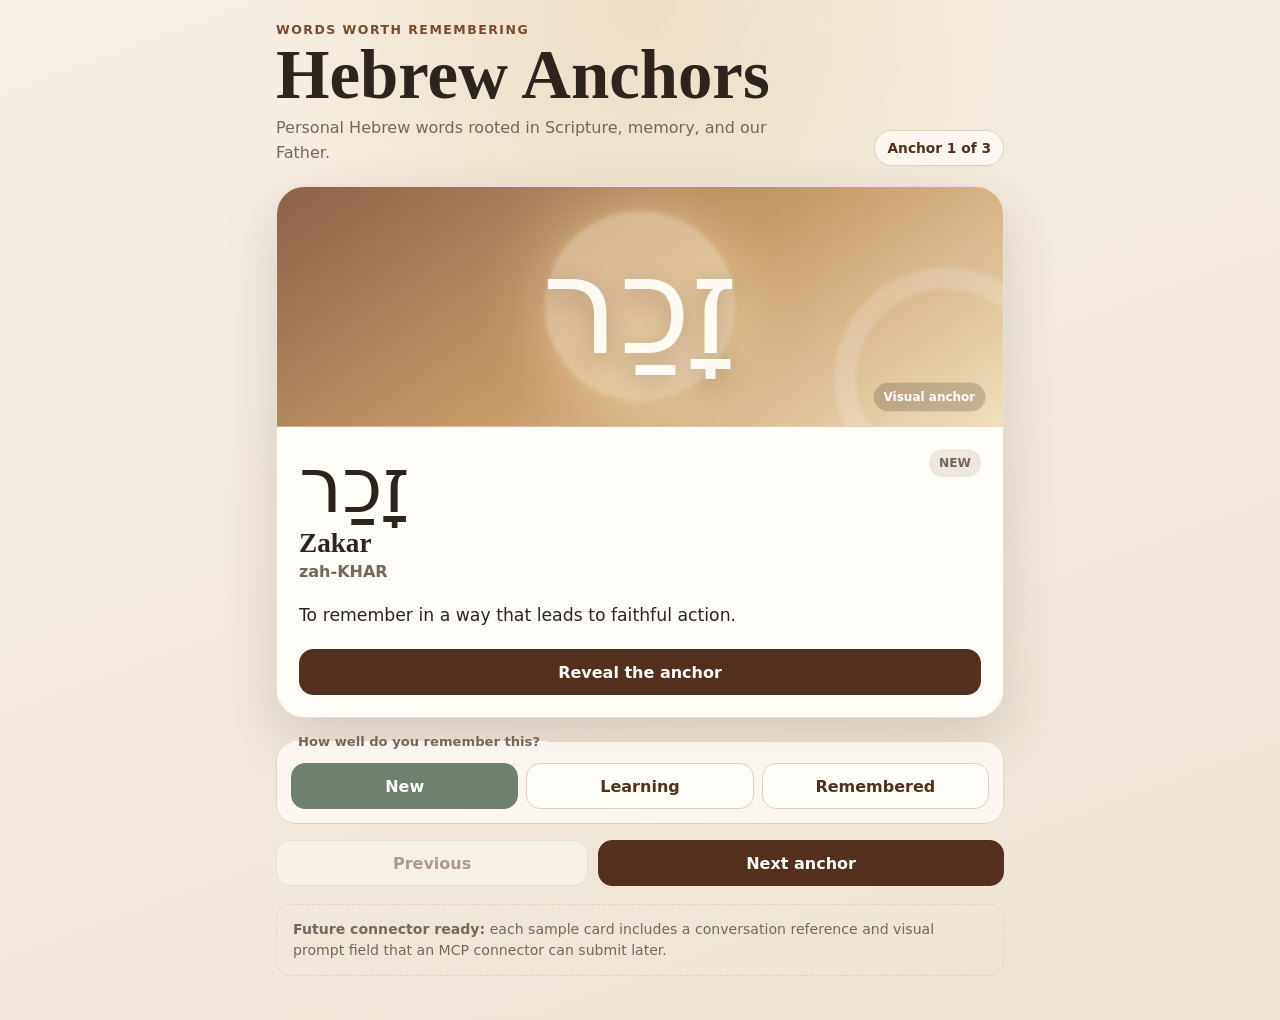
<file: hebrew-anchors/index.html>
<!doctype html>
<html lang="en">
  <head>
    <meta charset="utf-8">
    <meta name="viewport" content="width=device-width, initial-scale=1">
    <meta name="theme-color" content="#f3eadb">
    <title>Hebrew Anchors</title>
    <link rel="stylesheet" href="styles.css">
  </head>
  <body>
    <main class="app-shell">
      <header class="app-header">
        <div>
          <p class="eyebrow">Words worth remembering</p>
          <h1>Hebrew Anchors</h1>
          <p class="subtitle">Personal Hebrew words rooted in Scripture, memory, and our Father.</p>
        </div>
        <p id="progressText" class="progress-pill" aria-live="polite"></p>
      </header>

      <section class="study-area" aria-label="Hebrew card study area">
        <article id="anchorCard" class="anchor-card">
          <div id="cardArtwork" class="card-artwork" role="img" aria-label="Symbolic artwork for this Hebrew word">
            <span id="artSymbol" class="art-symbol" dir="rtl"></span>
            <span class="art-label">Visual anchor</span>
          </div>

          <div class="card-content">
            <div class="word-heading">
              <div>
                <p id="hebrewWord" class="hebrew-word" dir="rtl"></p>
                <h2 id="transliteration"></h2>
                <p id="pronunciation" class="pronunciation"></p>
              </div>
              <span id="statusBadge" class="status-badge"></span>
            </div>

            <p id="simpleMeaning" class="simple-meaning"></p>

            <button id="revealButton" class="reveal-button" type="button" aria-expanded="false">
              Reveal the anchor
            </button>

            <div id="anchorDetails" class="anchor-details" hidden>
              <section>
                <h3>Personal anchor</h3>
                <p id="personalAnchor"></p>
              </section>
              <section>
                <h3>Connection to our Father</h3>
                <p id="fatherConnection"></p>
              </section>
              <blockquote>
                <p id="scriptureText"></p>
                <cite id="scriptureReference"></cite>
              </blockquote>
              <dl class="metadata-list">
                <div><dt>Root</dt><dd id="rootLetters" dir="rtl"></dd></div>
                <div><dt>Ace OS</dt><dd id="aceCategory"></dd></div>
                <div><dt>Source</dt><dd id="conversationReference"></dd></div>
              </dl>
            </div>
          </div>
        </article>

        <fieldset class="status-controls">
          <legend>How well do you remember this?</legend>
          <button type="button" data-status="new">New</button>
          <button type="button" data-status="learning">Learning</button>
          <button type="button" data-status="remembered">Remembered</button>
        </fieldset>

        <div class="navigation-controls">
          <button id="previousButton" class="secondary-button" type="button">Previous</button>
          <button id="nextButton" class="primary-button" type="button">Next anchor</button>
        </div>
      </section>

      <aside class="future-note">
        <strong>Future connector ready:</strong> each sample card includes a conversation reference and visual prompt field that an MCP connector can submit later.
      </aside>
    </main>

    <script src="cards.js"></script>
    <script src="app.js"></script>
  </body>
</html>
</file>
<file: hebrew-anchors/styles.css>
:root {
  color-scheme: light;
  --ink: #2d241d;
  --muted: #75675a;
  --paper: #fffdf8;
  --line: #dfd2c2;
  --accent: #7a4a2d;
  --accent-dark: #52301d;
  --sage: #6f806e;
  --gold: #c79a4a;
  --shadow: 0 20px 55px rgba(65, 45, 29, 0.16);
}

* {
  box-sizing: border-box;
}

body {
  margin: 0;
  min-height: 100vh;
  font-family: Inter, ui-sans-serif, system-ui, -apple-system, BlinkMacSystemFont, "Segoe UI", sans-serif;
  color: var(--ink);
  background:
    radial-gradient(circle at top, rgba(199, 154, 74, 0.18), transparent 24rem),
    linear-gradient(160deg, #f7efe3 0%, #ece3d5 100%);
}

button {
  font: inherit;
}

button:focus-visible {
  outline: 3px solid rgba(122, 74, 45, 0.35);
  outline-offset: 3px;
}

.app-shell {
  width: min(100%, 760px);
  margin: 0 auto;
  padding: 22px 16px 44px;
}

.app-header {
  display: flex;
  justify-content: space-between;
  align-items: flex-end;
  gap: 18px;
  margin-bottom: 20px;
}

.eyebrow {
  margin: 0 0 6px;
  color: var(--accent);
  font-size: 0.78rem;
  font-weight: 800;
  letter-spacing: 0.12em;
  text-transform: uppercase;
}

h1,
h2,
h3,
p {
  margin-top: 0;
}

h1 {
  margin-bottom: 8px;
  font-family: Georgia, "Times New Roman", serif;
  font-size: clamp(2.2rem, 9vw, 4.3rem);
  line-height: 0.95;
}

.subtitle {
  max-width: 34rem;
  margin-bottom: 0;
  color: var(--muted);
  line-height: 1.55;
}

.progress-pill {
  flex: 0 0 auto;
  margin: 0;
  padding: 9px 12px;
  border: 1px solid var(--line);
  border-radius: 999px;
  background: rgba(255, 253, 248, 0.78);
  color: var(--accent-dark);
  font-size: 0.86rem;
  font-weight: 800;
}

.study-area {
  display: grid;
  gap: 16px;
}

.anchor-card {
  overflow: hidden;
  border: 1px solid rgba(122, 74, 45, 0.16);
  border-radius: 28px;
  background: var(--paper);
  box-shadow: var(--shadow);
}

.card-artwork {
  position: relative;
  display: grid;
  min-height: 240px;
  place-items: center;
  overflow: hidden;
  border-bottom: 1px solid rgba(255, 255, 255, 0.5);
}

.card-artwork::before,
.card-artwork::after {
  position: absolute;
  content: "";
  border-radius: 50%;
  filter: blur(2px);
}

.card-artwork::before {
  width: 190px;
  height: 190px;
  background: rgba(255, 248, 222, 0.42);
  box-shadow: 0 0 70px rgba(255, 245, 198, 0.5);
}

.card-artwork::after {
  right: -55px;
  bottom: -65px;
  width: 180px;
  height: 180px;
  border: 22px solid rgba(255, 255, 255, 0.18);
}

.art-memory {
  background: linear-gradient(145deg, #8b6348, #c79a66 50%, #efe0bc);
}

.art-peace {
  background: linear-gradient(145deg, #627b79, #9db0a3 52%, #e9e1bd);
}

.art-heart {
  background: linear-gradient(145deg, #6d4e49, #a87968 52%, #efd3ae);
}

.art-symbol {
  position: relative;
  z-index: 1;
  color: rgba(255, 253, 247, 0.96);
  font-family: "Times New Roman", serif;
  font-size: clamp(5rem, 23vw, 8.5rem);
  text-shadow: 0 8px 24px rgba(45, 29, 18, 0.24);
}

.art-label {
  position: absolute;
  right: 16px;
  bottom: 14px;
  z-index: 1;
  padding: 7px 10px;
  border: 1px solid rgba(255, 255, 255, 0.32);
  border-radius: 999px;
  background: rgba(56, 38, 25, 0.22);
  color: white;
  font-size: 0.75rem;
  font-weight: 800;
  backdrop-filter: blur(8px);
}

.card-content {
  padding: 22px;
}

.word-heading {
  display: flex;
  align-items: flex-start;
  justify-content: space-between;
  gap: 18px;
}

.hebrew-word {
  margin-bottom: 2px;
  font-family: "Times New Roman", serif;
  font-size: clamp(2.7rem, 12vw, 4.8rem);
  line-height: 1;
}

.word-heading h2 {
  margin-bottom: 3px;
  font-family: Georgia, "Times New Roman", serif;
  font-size: 1.7rem;
}

.pronunciation {
  margin-bottom: 0;
  color: var(--muted);
  font-weight: 700;
}

.status-badge {
  flex: 0 0 auto;
  padding: 7px 10px;
  border-radius: 999px;
  background: #ede7de;
  color: var(--muted);
  font-size: 0.76rem;
  font-weight: 850;
  text-transform: uppercase;
}

.status-badge[data-status="learning"] {
  background: #f3e5c7;
  color: #76531c;
}

.status-badge[data-status="remembered"] {
  background: #dfe9de;
  color: #476047;
}

.simple-meaning {
  margin: 20px 0;
  font-size: 1.08rem;
  line-height: 1.65;
}

.reveal-button,
.primary-button,
.secondary-button,
.status-controls button {
  min-height: 46px;
  border-radius: 14px;
  font-weight: 800;
  cursor: pointer;
}

.reveal-button,
.primary-button {
  border: 1px solid var(--accent-dark);
  background: var(--accent-dark);
  color: white;
}

.reveal-button {
  width: 100%;
  padding: 12px 16px;
}

.anchor-details {
  display: grid;
  gap: 18px;
  padding-top: 22px;
}

.anchor-details[hidden] {
  display: none;
}

.anchor-details section {
  padding: 16px;
  border: 1px solid var(--line);
  border-radius: 18px;
  background: #fbf6ee;
}

.anchor-details h3 {
  margin-bottom: 8px;
  color: var(--accent-dark);
  font-size: 0.93rem;
}

.anchor-details p {
  margin-bottom: 0;
  line-height: 1.65;
}

blockquote {
  margin: 0;
  padding: 18px;
  border-left: 4px solid var(--gold);
  border-radius: 0 16px 16px 0;
  background: #f7edda;
}

blockquote p {
  font-family: Georgia, "Times New Roman", serif;
  font-size: 1.05rem;
}

blockquote cite {
  display: block;
  margin-top: 10px;
  color: var(--muted);
  font-style: normal;
  font-weight: 800;
}

.metadata-list {
  display: grid;
  gap: 10px;
  margin: 0;
}

.metadata-list div {
  display: grid;
  grid-template-columns: 82px 1fr;
  gap: 12px;
  padding-bottom: 10px;
  border-bottom: 1px solid var(--line);
}

.metadata-list dt {
  color: var(--muted);
  font-size: 0.8rem;
  font-weight: 850;
  text-transform: uppercase;
}

.metadata-list dd {
  margin: 0;
  font-weight: 700;
}

.status-controls {
  display: grid;
  grid-template-columns: repeat(3, 1fr);
  gap: 8px;
  margin: 0;
  padding: 14px;
  border: 1px solid var(--line);
  border-radius: 20px;
  background: rgba(255, 253, 248, 0.78);
}

.status-controls legend {
  padding: 0 7px;
  color: var(--muted);
  font-size: 0.82rem;
  font-weight: 800;
}

.status-controls button,
.secondary-button {
  border: 1px solid var(--line);
  background: var(--paper);
  color: var(--accent-dark);
}

.status-controls button.is-active {
  border-color: var(--sage);
  background: var(--sage);
  color: white;
}

.navigation-controls {
  display: grid;
  grid-template-columns: 1fr 1.3fr;
  gap: 10px;
}

.navigation-controls button {
  padding: 12px 16px;
}

button:disabled {
  cursor: not-allowed;
  opacity: 0.42;
}

.future-note {
  margin-top: 18px;
  padding: 14px 16px;
  border: 1px dashed var(--line);
  border-radius: 16px;
  color: var(--muted);
  font-size: 0.88rem;
  line-height: 1.5;
}

@media (max-width: 560px) {
  .app-header {
    align-items: flex-start;
    flex-direction: column;
  }

  .card-artwork {
    min-height: 210px;
  }

  .card-content {
    padding: 19px;
  }

  .status-controls {
    grid-template-columns: 1fr;
  }
}
</file>
